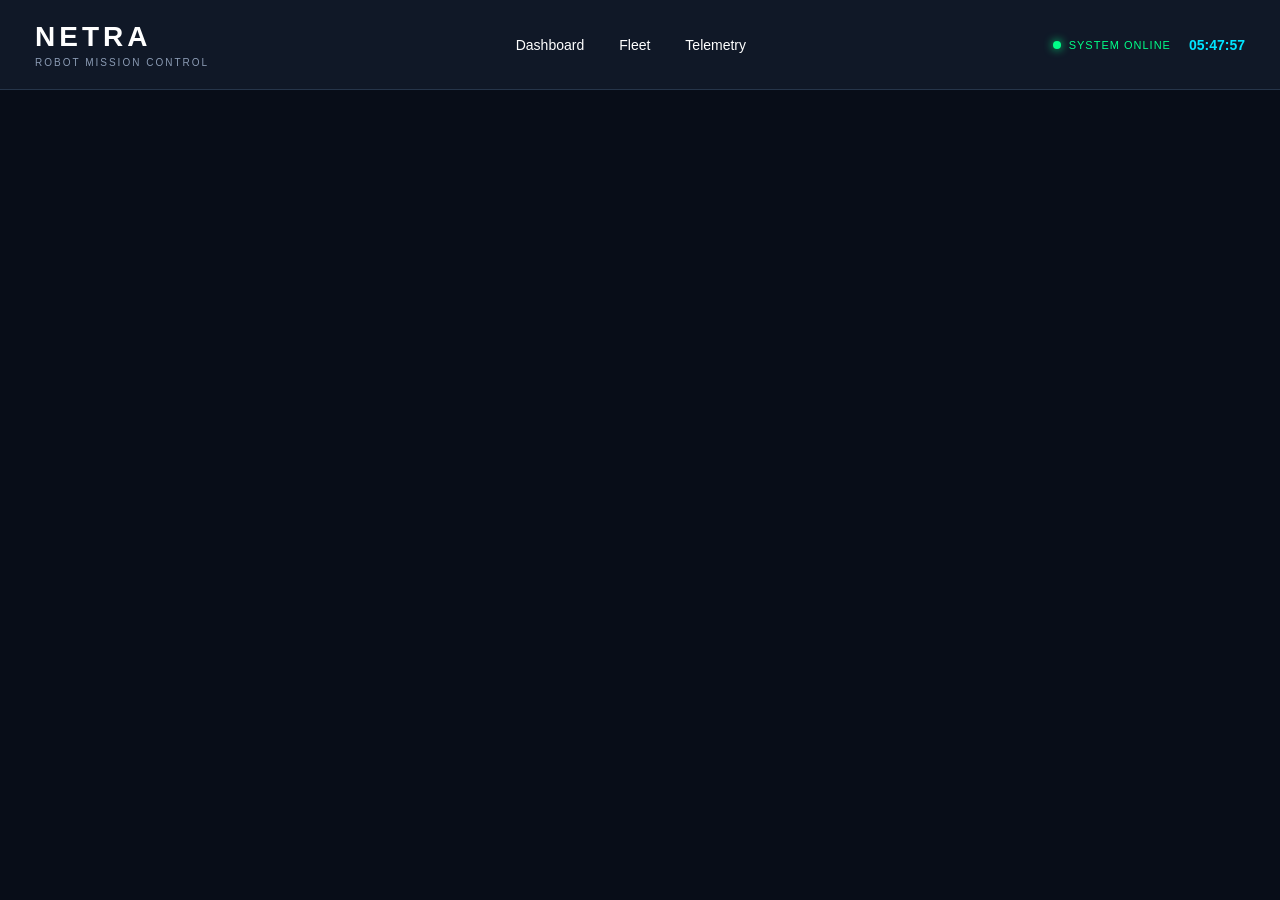
<file: index.html>
<!DOCTYPE html>
<html lang="en">

<head>
    <meta charset="UTF-8">
    <meta name="viewport" content="width=device-width, initial-scale=1.0">
    <title>NETRA | Robot Mission Control</title>

    <link rel="stylesheet" href="styles.css">
</head>

<body>

    <header>

        <div class="brand-logo">
            <h1>NETRA</h1>
            <p>ROBOT MISSION CONTROL</p>
        </div>

        <nav>
            <a href="#dashboard">Dashboard</a>
            <a href="#fleet">Fleet</a>
            <a href="#telemetry">Telemetry</a>
        </nav>

        <div class="header-right">
            <div class="status">
                <span class="online-dot"></span>
                <span>SYSTEM ONLINE</span>
            </div>

            <strong id="clock">--:--:--</strong>
        </div>

    </header>

    <script>
        function updateClock() {
            document.getElementById("clock").textContent =
                new Date().toLocaleTimeString("en-IN", {
                    hour12: false
                });
        }

        updateClock();
        setInterval(updateClock, 1000);
    </script>

</body>

</html>
</file>
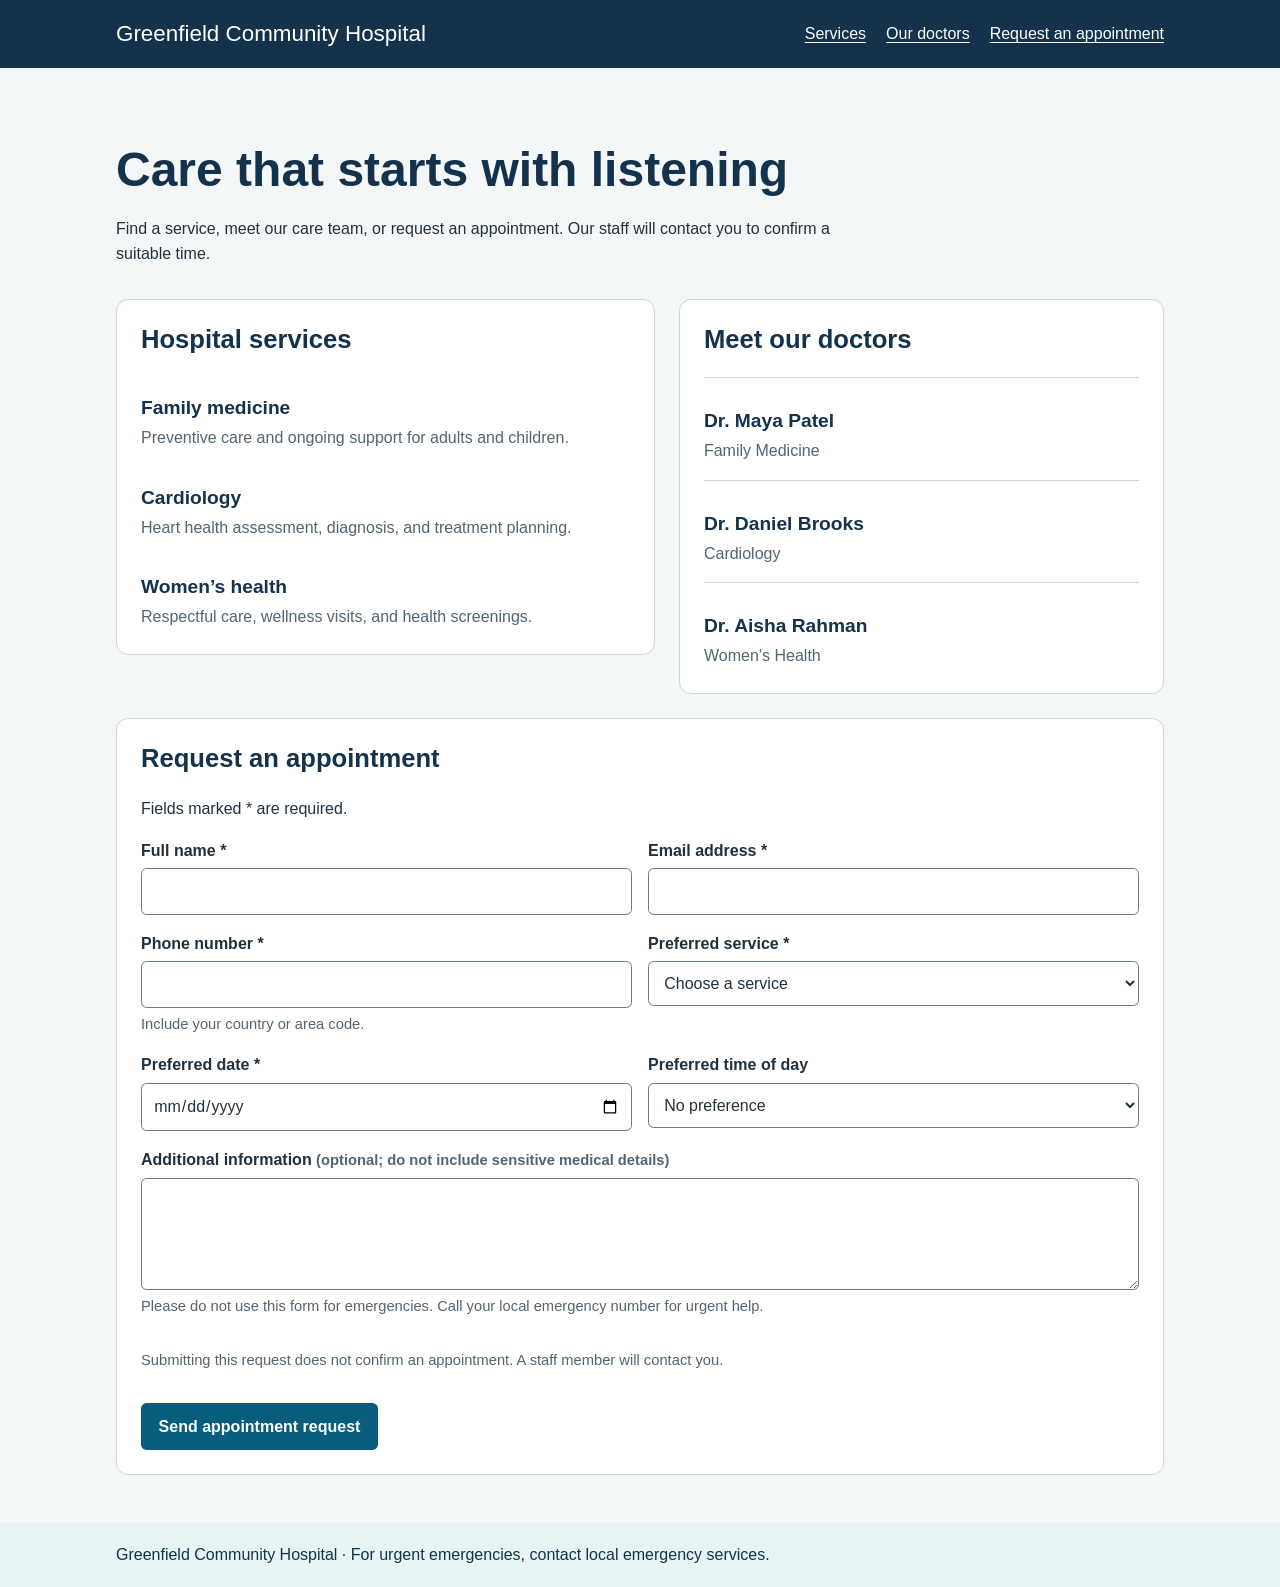
<file: labexperiment.html/2.html>
<!doctype html>
<html lang="en">
<head>
    <meta charset="utf-8">
    <meta name="viewport" content="width=device-width, initial-scale=1">
    <meta name="description" content="Hospital services, care team, and patient appointment requests.">
    <title>Patient Appointments | Greenfield Community Hospital</title>
    <style>
        :root {
            color-scheme: light;
            --navy: #14324b;
            --blue: #176b87;
            --teal: #e7f4f3;
            --ink: #20313d;
            --muted: #526572;
            --line: #c8d6dd;
            --surface: #fff;
            font-family: Arial, Helvetica, sans-serif;
        }

        * {
            box-sizing: border-box;
        }

        body {
            margin: 0;
            background: #f3f7f8;
            color: var(--ink);
            font-size: 1rem;
            line-height: 1.6;
        }

        a {
            color: #075d7b;
        }

        a:focus-visible,
        input:focus-visible,
        select:focus-visible,
        textarea:focus-visible,
        button:focus-visible {
            outline: 3px solid #d27b00;
            outline-offset: 3px;
        }

        .skip-link {
            position: absolute;
            top: 0.5rem;
            left: 0.5rem;
            z-index: 1;
            padding: 0.65rem 1rem;
            transform: translateY(-160%);
            background: var(--surface);
            color: var(--navy);
        }

        .skip-link:focus {
            transform: translateY(0);
        }

        .site-header {
            background: var(--navy);
            color: white;
        }

        .header-inner,
        main,
        .footer-inner {
            width: min(68rem, 100%);
            margin: 0 auto;
            padding-right: 1.25rem;
            padding-left: 1.25rem;
        }

        .header-inner {
            display: flex;
            flex-wrap: wrap;
            align-items: center;
            justify-content: space-between;
            gap: 1rem 2rem;
            padding-top: 1rem;
            padding-bottom: 1rem;
        }

        .brand {
            margin: 0;
            font-size: 1.4rem;
        }

        .site-nav ul {
            display: flex;
            flex-wrap: wrap;
            gap: 0.5rem 1.25rem;
            margin: 0;
            padding: 0;
            list-style: none;
        }

        .site-nav a {
            color: white;
            text-underline-offset: 0.2em;
        }

        main {
            padding-top: 2rem;
            padding-bottom: 3rem;
        }

        .intro {
            max-width: 48rem;
            margin-bottom: 2rem;
        }

        h1,
        h2,
        h3 {
            color: var(--navy);
            line-height: 1.25;
        }

        h1 {
            margin-bottom: 0.5rem;
            font-size: clamp(2rem, 5vw, 3rem);
        }

        h2 {
            margin-top: 0;
            font-size: 1.6rem;
        }

        h3 {
            margin-bottom: 0.3rem;
            font-size: 1.2rem;
        }

        .content-grid {
            display: grid;
            grid-template-columns: minmax(0, 1fr) minmax(18rem, 0.9fr);
            gap: 1.5rem;
            align-items: start;
        }

        .panel {
            border: 1px solid var(--line);
            border-radius: 0.75rem;
            background: var(--surface);
            padding: 1.5rem;
        }

        .service-list,
        .doctor-list {
            display: grid;
            gap: 1rem;
        }

        .doctor {
            border-top: 1px solid var(--line);
            padding-top: 0.75rem;
        }

        .doctor p,
        .service p {
            margin: 0;
            color: var(--muted);
        }

        .appointment {
            grid-column: 1 / -1;
        }

        form {
            display: grid;
            grid-template-columns: repeat(2, minmax(0, 1fr));
            gap: 1rem;
        }

        .field {
            display: grid;
            align-content: start;
            gap: 0.3rem;
        }

        .field-full,
        .form-note,
        .submit-row {
            grid-column: 1 / -1;
        }

        label {
            font-weight: 700;
        }

        input,
        select,
        textarea {
            width: 100%;
            min-height: 2.8rem;
            border: 1px solid #687c88;
            border-radius: 0.35rem;
            background: white;
            color: var(--ink);
            padding: 0.6rem 0.7rem;
            font: inherit;
        }

        textarea {
            min-height: 7rem;
            resize: vertical;
        }

        .hint {
            color: var(--muted);
            font-size: 0.92rem;
        }

        .required-note {
            margin-top: 0;
        }

        button {
            min-height: 2.8rem;
            border: 0;
            border-radius: 0.35rem;
            background: #075d7b;
            color: white;
            padding: 0.65rem 1.1rem;
            font: inherit;
            font-weight: 700;
            cursor: pointer;
        }

        .site-footer {
            background: var(--teal);
            color: var(--navy);
        }

        .footer-inner {
            padding-top: 1.2rem;
            padding-bottom: 1.2rem;
        }

        .footer-inner p {
            margin: 0;
        }

        @media (max-width: 48rem) {
            .content-grid {
                grid-template-columns: 1fr;
            }

            .appointment {
                grid-column: auto;
            }
        }

        @media (max-width: 36rem) {
            form {
                grid-template-columns: 1fr;
            }

            .field-full,
            .form-note,
            .submit-row {
                grid-column: auto;
            }
        }
    </style>
</head>
<body>
    <a class="skip-link" href="#main-content">Skip to main content</a>
    <header class="site-header">
        <div class="header-inner">
            <p class="brand">Greenfield Community Hospital</p>
            <nav class="site-nav" aria-label="Main navigation">
                <ul>
                    <li><a href="#services">Services</a></li>
                    <li><a href="#doctors">Our doctors</a></li>
                    <li><a href="#appointment">Request an appointment</a></li>
                </ul>
            </nav>
        </div>
    </header>

    <main id="main-content">
        <section class="intro" aria-labelledby="page-title">
            <h1 id="page-title">Care that starts with listening</h1>
            <p>Find a service, meet our care team, or request an appointment. Our staff will contact you to confirm a suitable time.</p>
        </section>

        <div class="content-grid">
            <section class="panel" id="services" aria-labelledby="services-title">
                <h2 id="services-title">Hospital services</h2>
                <div class="service-list">
                    <article class="service">
                        <h3>Family medicine</h3>
                        <p>Preventive care and ongoing support for adults and children.</p>
                    </article>
                    <article class="service">
                        <h3>Cardiology</h3>
                        <p>Heart health assessment, diagnosis, and treatment planning.</p>
                    </article>
                    <article class="service">
                        <h3>Women’s health</h3>
                        <p>Respectful care, wellness visits, and health screenings.</p>
                    </article>
                </div>
            </section>

            <section class="panel" id="doctors" aria-labelledby="doctors-title">
                <h2 id="doctors-title">Meet our doctors</h2>
                <div class="doctor-list">
                    <article class="doctor">
                        <h3>Dr. Maya Patel</h3>
                        <p>Family Medicine</p>
                    </article>
                    <article class="doctor">
                        <h3>Dr. Daniel Brooks</h3>
                        <p>Cardiology</p>
                    </article>
                    <article class="doctor">
                        <h3>Dr. Aisha Rahman</h3>
                        <p>Women’s Health</p>
                    </article>
                </div>
            </section>

            <section class="panel appointment" id="appointment" aria-labelledby="appointment-title">
                <h2 id="appointment-title">Request an appointment</h2>
                <p class="required-note">Fields marked <span aria-hidden="true">*</span> are required.</p>
                <form action="#" method="get">
                    <div class="field">
                        <label for="full-name">Full name <span aria-hidden="true">*</span></label>
                        <input id="full-name" name="fullName" type="text" autocomplete="name" required>
                    </div>
                    <div class="field">
                        <label for="email">Email address <span aria-hidden="true">*</span></label>
                        <input id="email" name="email" type="email" autocomplete="email" required>
                    </div>
                    <div class="field">
                        <label for="phone">Phone number <span aria-hidden="true">*</span></label>
                        <input id="phone" name="phone" type="tel" autocomplete="tel" aria-describedby="phone-hint" required>
                        <span class="hint" id="phone-hint">Include your country or area code.</span>
                    </div>
                    <div class="field">
                        <label for="service">Preferred service <span aria-hidden="true">*</span></label>
                        <select id="service" name="service" required>
                            <option value="">Choose a service</option>
                            <option value="family-medicine">Family medicine</option>
                            <option value="cardiology">Cardiology</option>
                            <option value="womens-health">Women’s health</option>
                        </select>
                    </div>
                    <div class="field">
                        <label for="appointment-date">Preferred date <span aria-hidden="true">*</span></label>
                        <input id="appointment-date" name="appointmentDate" type="date" required>
                    </div>
                    <div class="field">
                        <label for="appointment-time">Preferred time of day</label>
                        <select id="appointment-time" name="appointmentTime">
                            <option value="">No preference</option>
                            <option value="morning">Morning</option>
                            <option value="afternoon">Afternoon</option>
                        </select>
                    </div>
                    <div class="field field-full">
                        <label for="notes">Additional information <span class="hint">(optional; do not include sensitive medical details)</span></label>
                        <textarea id="notes" name="notes" aria-describedby="notes-hint"></textarea>
                        <span class="hint" id="notes-hint">Please do not use this form for emergencies. Call your local emergency number for urgent help.</span>
                    </div>
                    <p class="hint form-note">Submitting this request does not confirm an appointment. A staff member will contact you.</p>
                    <div class="submit-row">
                        <button type="submit">Send appointment request</button>
                    </div>
                </form>
            </section>
        </div>
    </main>

    <footer class="site-footer">
        <div class="footer-inner">
            <p>Greenfield Community Hospital · For urgent emergencies, contact local emergency services.</p>
        </div>
    </footer>
</body>
</html>
</file>
<file: styles.css>
* {
    margin: 0;
    padding: 0;
    box-sizing: border-box;
}

body {
    background: #080d18;
    color: white;
    font-family: Arial, sans-serif;
}

header {
    width: 100%;
    min-height: 90px;
    padding: 15px 35px;
    display: flex;
    align-items: center;
    justify-content: space-between;
    background: #101827;
    border-bottom: 1px solid #26354a;
}


/* LOGO */

.brand-logo h1 {
    font-size: 28px;
    letter-spacing: 4px;
}

.brand-logo p {
    font-size: 10px;
    letter-spacing: 2px;
    color: #8b9bb4;
    margin-top: 4px;
}


/* NAVIGATION */

nav {
    display: flex;
    align-items: center;
    gap: 35px;
}

nav a {
    text-decoration: none;
    color: white;
    font-size: 14px;
}

nav a:hover {
    color: #00e5ff;
}


/* RIGHT SIDE */

.header-right {
    display: flex;
    align-items: center;
    gap: 18px;
}

.status {
    display: flex;
    align-items: center;
    gap: 8px;
    color: #00ff88;
    font-size: 11px;
    letter-spacing: 1px;
}

.online-dot {
    width: 8px;
    height: 8px;
    background: #00ff88;
    border-radius: 50%;
    box-shadow: 0 0 10px #00ff88;
}

#clock {
    color: #00e5ff;
    font-size: 14px;
}


/* MOBILE */

@media (max-width: 750px) {
    header {
        flex-wrap: wrap;
        gap: 20px;
    }
    nav {
        order: 3;
        width: 100%;
        justify-content: center;
        flex-wrap: wrap;
    }
    .header-right {
        margin-left: auto;
    }
}
</file>
